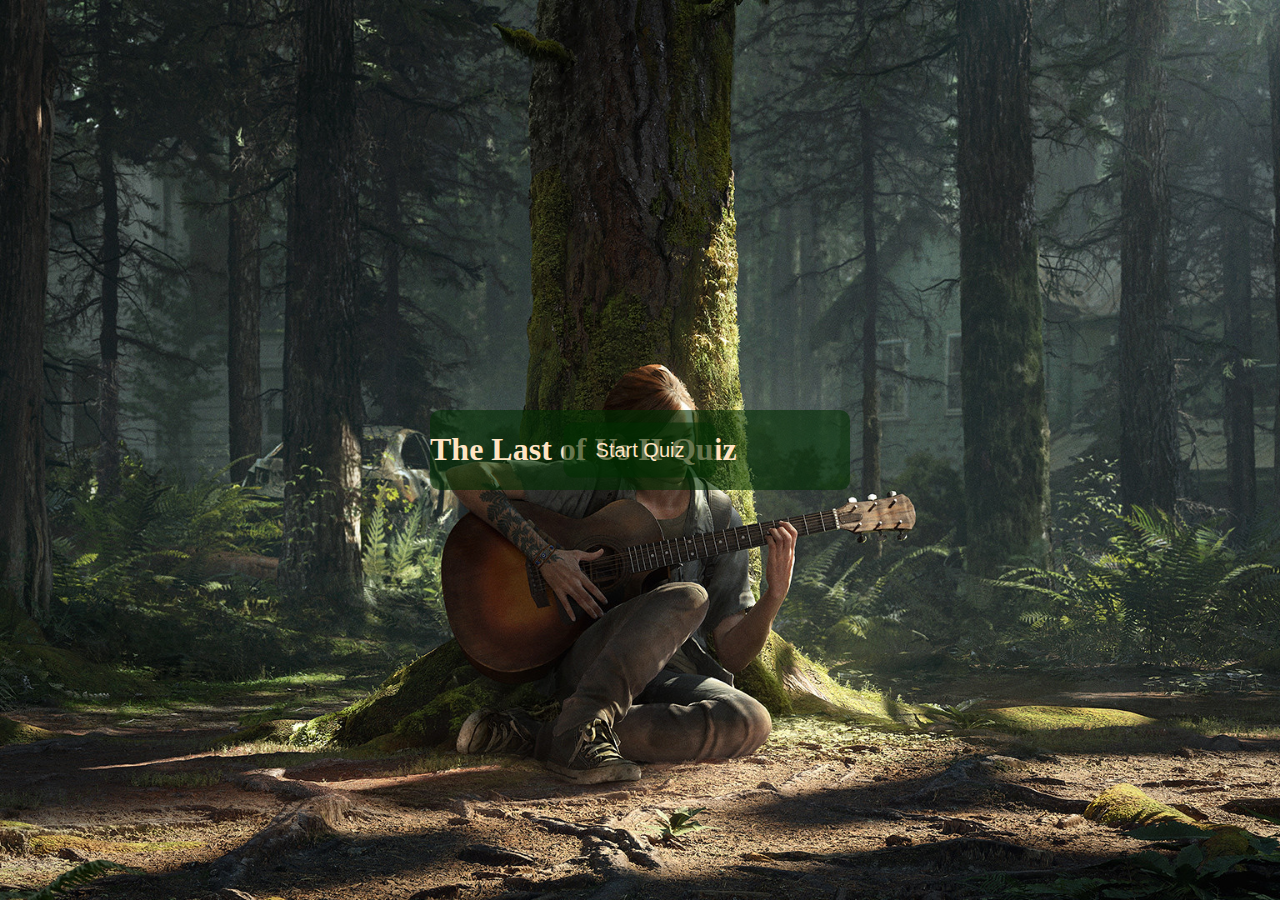
<file: index.html>
<!DOCTYPE html>
<html lang="en">
<head>
    <meta charset="UTF-8">
    <meta name="viewport"
          content="width=device-width,
                   initial-scale=1.0">
    <link rel="stylesheet" href="assets/css/style.css">
    <title>Start Quiz</title>
</head>
<body>
    <section id="quiz">
        <h1>The Last of Us II Quiz</h1>

        <a href="quiz.html"><button id="start">Start Quiz</button></a>
 
    <script src="assets/javascript/script.js"></script>
</body>
</html>
</file>
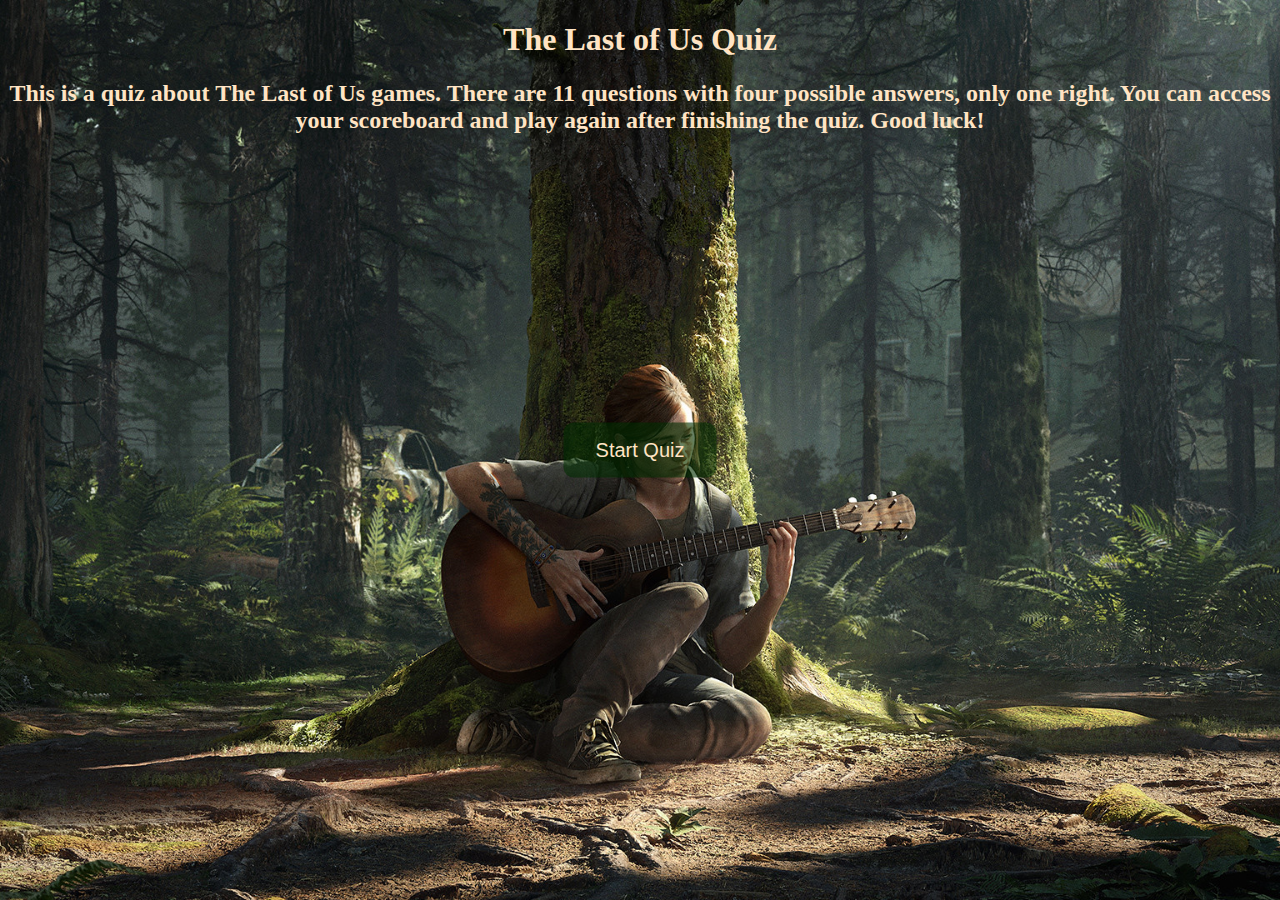
<file: quiz.html>
<!DOCTYPE html>
<html lang="en">
<head>
    <meta charset="UTF-8">
    <meta http-equiv="X-UA-Compatible" content="IE=edge">
    <meta name="viewport" content="width=device-width, initial-scale=1.0">
    <title>The Last of Us Quiz</title>
    <link href="assets/css/style.css" rel="stylesheet">
</head>
<body>
    <h1 id="heading">The Last of Us Quiz</h1>
    <h2 id="description">This is a quiz about The Last of Us games. There are 11 questions with four possible answers, only one right. You can access your scoreboard and play again after finishing the quiz. Good luck!</h2>
    <button id="start">Start Quiz</button>
    <div id="quiz" class="hidden">
        <div id="score"></div>
        <div id="header">
            <h2 class="title">Loading the question...</h2>
        </div>
        <ul id="list">
            <li>
                <label>
                    <input type="radio" class="answer" name="answer">
                    <span></span>
                </label>
            </li>
            <li>
                <label>
                    <input type="radio" class="answer" name="answer">
                    <span></span>
                </label>
            </li>
        </ul>
        <div id="progress"></div>
        <button id="submit">Submit</button>
    </div>
    <div id="correct-answers" class="hidden">
        <div id="user-score"></div>
        <button class="play-again">Play Again</button>
    </div>
    <script src="assets/javascript/script.js"></script>
</body>
</html>
</file>
<file: assets/css/style.css>
html{
    background-image: url("../images/thelastofus2.jpg");
    height: 100%;
    background-position: center;
    background-repeat: no-repeat;
    background-size: cover;
    color:bisque;
}

#heading{
    text-align:center;
}

#start{
    background-color:rgb(1, 45, 1, 0.6);
    color:bisque;
    border:none;
    outline:none;
    border-radius:10px;
    padding:16px 32px;
    font-size:20px;
    position:absolute;
    top:50%;
    left:50%;
    transform:translate(-50%, -50%);
    cursor:pointer;
}

#description{
    margin-top:10px;
    margin-bottom:10px;
    text-align:center;
}

#quiz{
    position:absolute;
    top:50%;
    left:50%;
    transform:translate(-50%, -50%);
    width:420px;
    border-radius:10px;
    background-color:rgb(1, 45, 1, 0.6);
    user-select:none;
}

.title{
    text-align:center;
}

ul{
    list-style-type: none;
}

li{
    font-size:20px;
    margin-bottom:7px;
}

li:hover{
    font-size:22px;
    color:rgb(181, 110, 24);
}

#submit{
    background-color:bisque;
    color:rgb(1, 45, 1);
    border:none;
    outline:none;
    border-radius:10px;
    padding:6px 12px;
    font-size:18px;
    cursor:pointer;
    float:right;
    margin-bottom:15px;
    margin-right:15px;
}

#submit:hover{
    background-color:rgb(181, 110, 24);
}

#score{
    margin-bottom:0px;
    text-align:center
}

.check{
    background-color:bisque;
    color:rgb(1, 45, 1);
    border:none;
    outline:none;
    border-radius:10px;
    padding:6px 12px;
    font-size:18px;
    cursor:pointer;
    float:left;
    margin-bottom:15px;
    margin-left:15px;
}

.check:hover{
    background-color:rgb(181, 110, 24);
}

.summary{
    text-align:center;
    margin-bottom:10px;
    font-size:20px;
}

.result{
    text-align:center;
    font-size:18px;
}

.hidden{
    display:none;
}

#correct-answers{
    position:absolute;
    top:50%;
    left:50%;
    transform:translate(-50%, -50%);
    width:420px;
    border-radius:10px;
    background-color:rgb(1, 45, 1, 0.6);
    user-select:none;
    text-align:center;
}

#correct-answers h1{
    margin-bottom:7px;
}

#correct-answers h3{
    margin-bottom: 0;
    margin-top: 5px;
}

#correct-answers h3:last-child{
    margin-bottom:7px;
}

#progress{
    float:left;
    margin-bottom:15px;
    margin-left:10px;
}

.play-again{
    background-color:bisque;
    color:rgb(1, 45, 1);
    border:none;
    outline:none;
    border-radius:10px;
    padding:6px 12px;
    font-size:18px;
    cursor:pointer;
    margin-bottom:10px;
    margin-top:10px;
}

.play-again:hover{
    background-color:rgb(181, 110, 24);
}

@media screen and (max-width:500px){
    #quiz{
        width:300px;
    }
    #correct-answers{
        width:300px;
    }
}
</file>
